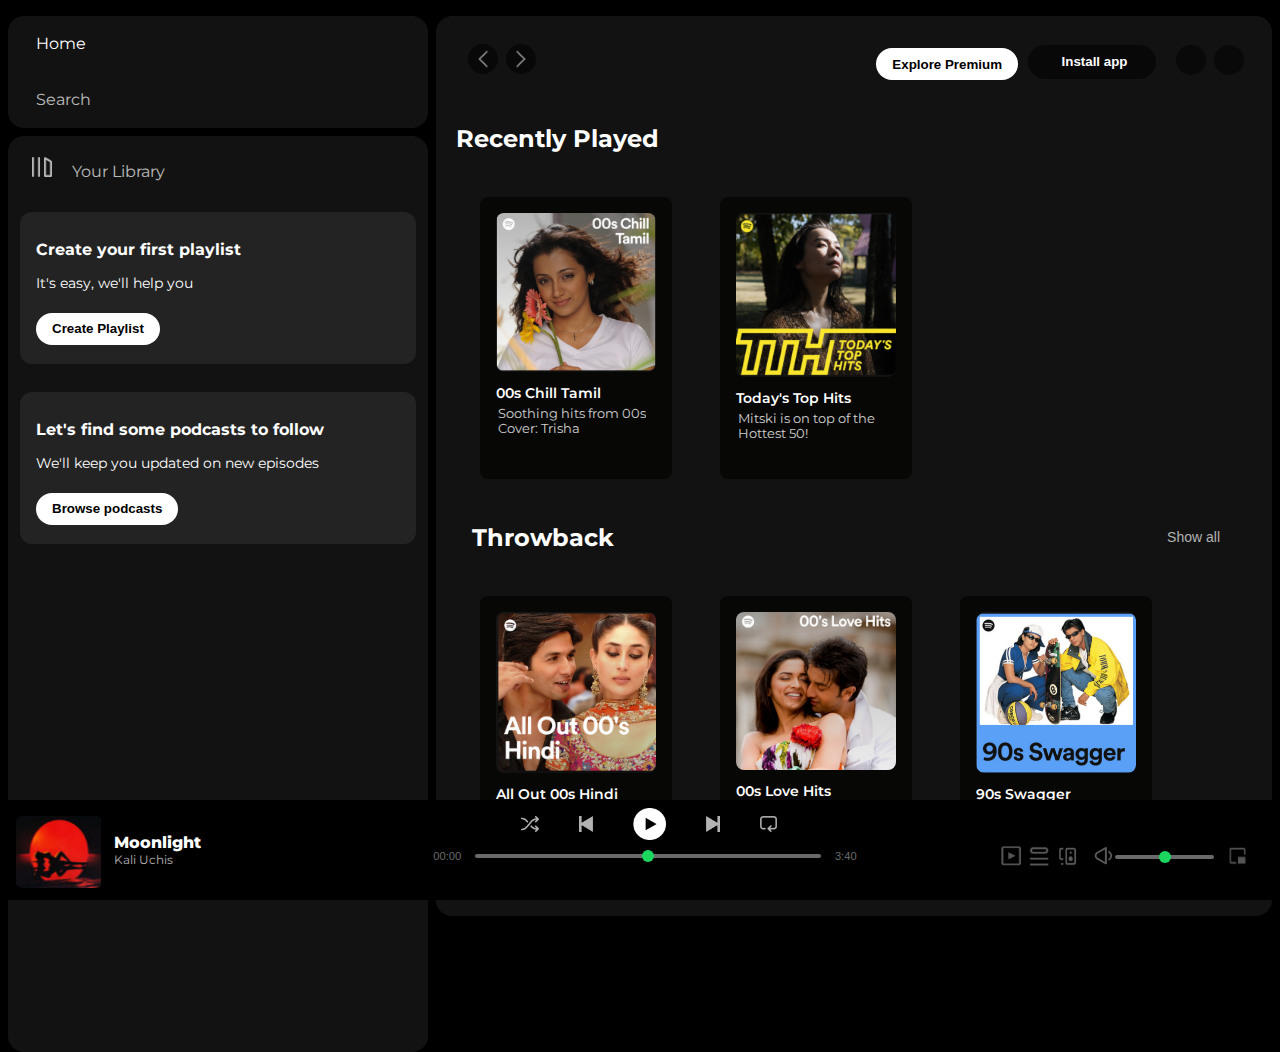
<file: index.html>
<!DOCTYPE html>
<html lang="en">
<head>
    <meta charset="UTF-8">
    <meta name="viewport" content="width=device-width, initial-scale=1.0">
    <link rel="stylesheet" href="https://cdnjs.cloudflare.com/ajax/libs/font-awesome/6.4.2/css/all.min.css" integrity="sha512-z3gLpd7yknf1YoNbCzqRKc4qyor8gaKU1qmn+CShxbuBusANI9QpRohGBreCFkKxLhei6S9CQXFEbbKuqLg0DA==" crossorigin="anonymous" referrerpolicy="no-referrer" />
    <link rel="icon" href="assets/logo.png">
    <link rel="stylesheet" href="Style.css">
    <title>Spotify - Web Player: Music for everyone</title>
    <link rel="preconnect" href="https://fonts.googleapis.com">
    <link rel="preconnect" href="https://fonts.gstatic.com" crossorigin>
    <link href="https://fonts.googleapis.com/css2?family=Montserrat:wght@300;400;500;600;700&display=swap" rel="stylesheet">
</head>
<body>
    <div class="main">
        <div class="sidebar">
            <div class="nav">
                <div class="nav-option" style="opacity:1">
                    <i class="fa-solid fa-house"></i>
                    <a href="#">Home</a>
                </div>
                <div class="nav-option">
                    <i class="fa-solid fa-magnifying-glass"></i>
                    <a href="#">Search</a>
                    
                </div>
            </div>
            <div class="library">
                <div class="options">
                    <div class="lib-option nav-option">
                    <img src="assets/library_icon.png"/>
                    <a href="#">Your Library</a>
                    </div>
                    <div class="icons">
                        <i class="fa-solid fa-plus"></i>
                        <i class="fa-solid fa-arrow-right"></i>
                    </div>
                </div>
                <div class="boxes">
                    <div class="box">
                        <p class="box1p1">Create your first playlist</p>
                        <p class="box1p2">It's easy, we'll help you</p>
                        <button class="badge playlist">Create Playlist</button>
                    </div>
                    <div class="box">
                        <p class="box1p1">Let's find some podcasts to follow</p>
                        <p class="box1p2">We'll keep you updated on new episodes</p>
                        <button class="badge podcast">Browse podcasts</button>
                    </div>
                </div>
            </div>
        </div>
        <div class="main-content">
            <div class="sticky-nav">
                <div class="sticky-nav-icons">
                    <img class="navicon" src="assets/backward_icon.png" alt="backward-icon">
                    <img class="navicon hide"src="assets/forward_icon.png" alt="forward-icon">
                </div>
                <div class="sticky-nav-option">
                    <button class="badge navitem premium hide">Explore Premium </button>
                    <button class="badge installapp"><i class="fa-regular fa-circle-down download"></i>Install app</button>
                    <i class="fa-regular fa-bell navicon"></i>
                    <i class="fa-regular fa-user navicon"></i>
                </div>
            </div>

            <h2>Recently Played</h2>
            <div class="containers">
                <div class="card">
                    <img src="assets/card1.png" class="cardimg" alt="card image">
                    <img src="assets/hovercardimg.png" class="hovercardimg" alt="">
                    <p class="cardtitle">00s Chill Tamil</p>
                    <p class="cardinfo">Soothing hits from 00s <br>Cover: Trisha</p>
                </div>
                <div class="card">
                    <img src="assets/card2.png" class="cardimg" alt="card image">
                    <img src="assets/hovercardimg.png" class="hovercardimg" alt="">
                    <p class="cardtitle">Today's Top Hits</p>
                    <p class="cardinfo">Mitski is on top of the Hottest 50!</p>
                </div>
            </div>

            <div class="cardhead">
                <h2>Throwback</h2>
                <span>Show all</span>
            </div>
            <div class="containers">
                <div class="card">
                    <img src="assets/card3.png" class="cardimg" alt="card image">
                    <img src="assets/hovercardimg.png" class="hovercardimg" alt="">
                    <p class="cardtitle">All Out 00s Hindi</p>
                    <p class="cardinfo">Bollywood songs that <br>ruled hearts in the Y2K...</p>
                </div>
                
                <div class="card">
                    <img src="assets/card4.png" class="cardimg" alt="card image">
                    <img src="assets/hovercardimg.png" class="hovercardimg" alt="">
                    <p class="cardtitle">00s Love Hits</p>
                    <p class="cardinfo">Fall in love with 00s <br>Bollywood like never...</p>
                </div>
                
                <div class="card">
                    <img src="assets/card5.png" class="cardimg" alt="card image">
                    <img src="assets/hovercardimg.png" class="hovercardimg" alt="">
                    <p class="cardtitle">90s Swagger</p>
                    <p class="cardinfo">Every thing from cheesy <br>floor filler to big beats...</p>
                </div>
                <div class="card">
                    <img src="assets/card6.png" class="cardimg" alt="card image">
                    <img src="assets/hovercardimg.png" class="hovercardimg" alt="">
                    <p class="cardtitle">All Out 90s Hindi</p>
                    <p class="cardinfo">K..K..K..Kiran to<br>T..T..T..Tuffy, the ...</p>
                </div>
            </div>

            <div class="cardhead">
                <h2>Episodes for you</h2>
                <span>Show all</span>
            </div>
            <div class="containers">
                <div class="card">
                    <img src="assets/card7.png" class="cardimg" alt="card image">
                    <img src="assets/hovercardimg.png" class="hovercardimg" alt="">
                    <p class="cardtitle">On Danger of ...</p>
                    <p class="cardinfo">Dec 5 @ 73min</p>
                </div>
                <div class="card">
                    <img src="assets/card8.png" class="cardimg" alt="card image">
                    <img src="assets/hovercardimg.png" class="hovercardimg" alt="">
                    <p class="cardtitle">Taranath Tantrik | ..</p>
                    <p class="cardinfo">Dec 5 @ 62 min</p>
                </div>
                <div class="card">
                    <img src="assets/card9.png" class="cardimg" alt="card image">
                    <img src="assets/hovercardimg.png" class="hovercardimg" alt="">
                    <p class="cardtitle">Infinight Interns-E..</p>
                    <p class="cardinfo">May 2021 @ 38min</p>
                </div>
                <div class="card">
                    <img src="assets/card10.png" class="cardimg" alt="card image">
                    <img src="assets/hovercardimg.png" class="hovercardimg" alt="">
                    <p class="cardtitle">Should We Break..</p>
                    <p class="cardinfo">Dec 15 @ 33min</p>
                </div>
            </div>
            <div class="cardhead">
                <h2>Today's biggest hits</h2>
                <span>Show all</span>
            </div>
            <div class="containers">
                <div class="card">
                    <img src="assets/card11.png" class="cardimg" alt="card image">
                    <img src="assets/hovercardimg.png" class="hovercardimg" alt="">
                    <p class="cardtitle">Mega Hit Mix</p>
                    <p class="cardinfo">A mega mix of 75 <br>favorites from the last...</p>
                </div>
                <div class="card">
                    <img src="assets/card12.png" class="cardimg" alt="card image">
                    <img src="assets/hovercardimg.png" class="hovercardimg" alt="">
                    <p class="cardtitle">Bollywood Central</p>
                    <p class="cardinfo">Bollywood central, jab<br>baje toh seedha dil ke...</p>
                </div>
                <div class="card">
                    <img src="assets/card13.png" class="cardimg" alt="card image">
                    <img src="assets/hovercardimg.png" class="hovercardimg" alt="">
                    <p class="cardtitle">Trending Now India</p>
                    <p class="cardinfo">Every track you're <br>listening/should be... </p>
                </div>
                <div class="card">
                    <img src="assets/card14.png" class="cardimg" alt="card image">
                    <img src="assets/hovercardimg.png" class="hovercardimg" alt="">
                    <p class="cardtitle">Hip Te Hop</p>
                    <p class="cardinfo">This is how we do it, This <br>is our style. Cover: S...</p>
                </div>
            </div>
            <div class="cardhead">
                <h2>Spotify orginals and exclusive shows</h2>
                <span>Show all</span>
            </div>
            <div class="containers">
                <div class="card">
                    <img src="assets/card15.png" class="cardimg" alt="card image">
                    <img src="assets/hovercardimg.png" class="hovercardimg" alt="">
                    <p class="cardtitle">The Joe Rogan Exp...</p>
                    <p class="cardinfo">Joe Rogan</p>
                </div>
                <div class="card">
                    <img src="assets/card16.png" class="cardimg" alt="card image">
                    <img src="assets/hovercardimg.png" class="hovercardimg" alt="">
                    <p class="cardtitle">Distractible</p>
                    <p class="cardinfo">Distractible</p>
                </div>
                <div class="card">
                    <img src="assets/card17.png" class="cardimg" alt="card image">
                    <img src="assets/hovercardimg.png" class="hovercardimg" alt="">
                    <p class="cardtitle">Call Her Daddy</p>
                    <p class="cardinfo">Alex Cooper</p>
                </div>
                <div class="card">
                    <img src="assets/card18.png" class="cardimg" alt="card image">
                    <img src="assets/hovercardimg.png" class="hovercardimg" alt="">
                    <p class="cardtitle">anything goes with...</p>
                    <p class="cardinfo">emma chamberlain</p>
                </div>
            </div>
            <div class="cardhead">
                <h2>Mood</h2>
                <span>Show all</span>
            </div>
            <div class="containers">
                <div class="card">
                    <img src="assets/card19.png" class="cardimg" alt="card image">
                    <img src="assets/hovercardimg.png" class="hovercardimg" alt="">
                    <p class="cardtitle">lofi beats</p>
                    <p class="cardinfo">chill beats, lofi vibes,<br>new tracks every week...</p>
                </div>
                <div class="card">
                    <img src="assets/card20.png" class="cardimg" alt="card image">
                    <img src="assets/hovercardimg.png" class="hovercardimg" alt="">
                    <p class="cardtitle">Happy Favorites</p>
                    <p class="cardinfo">Put a smile on your face <br>with these happy tunes...</p>
                </div>
                <div class="card">
                    <img src="assets/card21.png" class="cardimg" alt="card image">
                    <img src="assets/hovercardimg.png" class="hovercardimg" alt="">
                    <p class="cardtitle">Deep Focus</p>
                    <p class="cardinfo">Keep calm and focus <br>with ambient and post...</p>
                </div>
                <div class="card">
                    <img src="assets/card22.png" class="cardimg" alt="card image">
                    <img src="assets/hovercardimg.png" class="hovercardimg" alt="">
                    <p class="cardtitle">sad hours</p>
                    <p class="cardinfo">heartbreaks feels good<br>in a place like this C...</p>
                </div>
            </div>
            <div class="cardhead">
                <h2>Featured Charts</h2>
                <span>Show all</span>
            </div>
            <div class="containers">
                <div class="card">
                    <img src="assets/card23.png" class="cardimg" alt="card image">
                    <img src="assets/hovercardimg.png" class="hovercardimg" alt="">
                    <p class="cardtitle">Top 50 - Global</p>
                    <p class="cardinfo">Your weekly updates of the most played...</p>
                </div>
                <div class="card">
                    <img src="assets/card24.png" class="cardimg" alt="card image">
                    <img src="assets/hovercardimg.png" class="hovercardimg" alt="">
                    <p class="cardtitle">Top 50 - India</p>
                    <p class="cardinfo">Your weeklyupdates of the most played...</p>
                </div>
                <div class="card">
                    <img src="assets/card25.png" class="cardimg" alt="card image">
                    <img src="assets/hovercardimg.png" class="hovercardimg" alt="">
                    <p class="cardtitle">Top 50 - Global</p>
                    <p class="cardinfo">Your daily updates of the most played...</p>
                </div>
                <div class="card">
                    <img src="assets/card26.png" class="cardimg" alt="card image">
                    <img src="assets/hovercardimg.png" class="hovercardimg" alt="">
                    <p class="cardtitle">Viral 50 - Global</p>
                    <p class="cardinfo">Your daily updates of the most viral tracks...</p>
                </div>
            </div>
            <div class="footer">
                <div class="footer-marketing">
                    <div class="footer-marketing-info">
                        <div class="company">
                            <li><b>Company</b></li><br>
                            <li><a href="#">About</a></li><br>
                            <li><a href="#">Jobs</a<></li><br>
                            <li><a href="#">For the record</a></li>
                        </div>
                        <div class="company">
                            <li><b>Communities</b></li><br>
                            <li><a href="#">For artist</a></li><br>
                            <li><a href="#">Developers</a></li><br>
                            <li><a href="#">Advertising</a></li><br>
                            <li><a href="#">Investors</a></li><br>
                            <li><a href="#">Vendors</a></li>
                        </div>
                        <div class="company">
                            <li><b>Useful links</b></li><br>
                            <li><a href="">Support</a></li><br>
                            <li><a href="">Free Mobile App</a></li>
                        </div>
                    </div>
                    <div class="footer-marketing-icons">
                        <i class="fa-brands fa-instagram footericon"></i>
                        <i class="fa-brands fa-twitter footericon"></i>
                        <i class="fa-brands fa-facebook footericon"></i>
                    </div>
                </div>
                <div class="footerinfo">
                    <nav class="footer-nav">
                        <ul type="none">
                            <span><a href="#">Legal</a></span>
                            <span><a href="#">Privacy Centre</a></span>
                            <span><a href="#">Privacy Policy</a></span>
                            <span><a href="#">Cookies</a></span>
                            <span><a href="#">About Ads</a></span>
                            <span><a href="#">Accessibility</a></span>
                        </ul>
                        <p class="footer-copyright footer-nav">&copy 2023 Spotify AB</p>
                    </nav>
                </div>
            </div>


            
        </div>
        <div class="music-player">
            <div class="album">
                <img src="assets/albumimg.png" class="albumimg" alt="">
                <div class="songdetails">
                  <a href="#" class="songname" style="color: #fff; font-weight: 800; font-size: 1rem;">Moonlight</a>
                  <a href="#" class="singername" style="color: #b3b3b3; font-size: 0.75rem;">Kali Uchis</a>
                </div>
                <a href="#"><i class="fa-regular fa-heart fav"></i></a>
            </div>
            <div class="player">
                <div class="playercontrol">
                    <img src="assets/player_icon1.png" class="playercontrol-icon">
                    <img src="assets/player_icon2.png" class="playercontrol-icon">
                    <img src="assets/player_icon3.png" class="playercontrol-icon" style="opacity:1; height: 2rem">
                    <img src="assets/player_icon4.png" class="playercontrol-icon">
                    <img src="assets/player_icon5.png" class="playercontrol-icon">
                </div>
                <div class="playercontrol_bar">
                    <div class="cuu-time">00:00</div>
                    <input type="range" min="0" max="100" class="progress-bar" step="1">
                    <div class="tot-time">3:40</div>
                </div>
            </div>
            <div class="controls">
                <a href="#"><img src="assets/control1.png" class="controlicons"></a>
                <a href="#"><img src="assets/control2.png" class="controlicons"></a>
                <a href="#"><img src="assets/control3.png" class="controlicons"></a>
                <a href="#"><img src="assets/control4.png" class="controlicons volumeimg"></a>
                <input type="range" min="0" max="100" step="1" class="volumerange">
                <a href="#"><img src="assets/control5.png" class="controlicons"></a>
            </div>
        </div>
    </div>
</body>
</html>
</file>
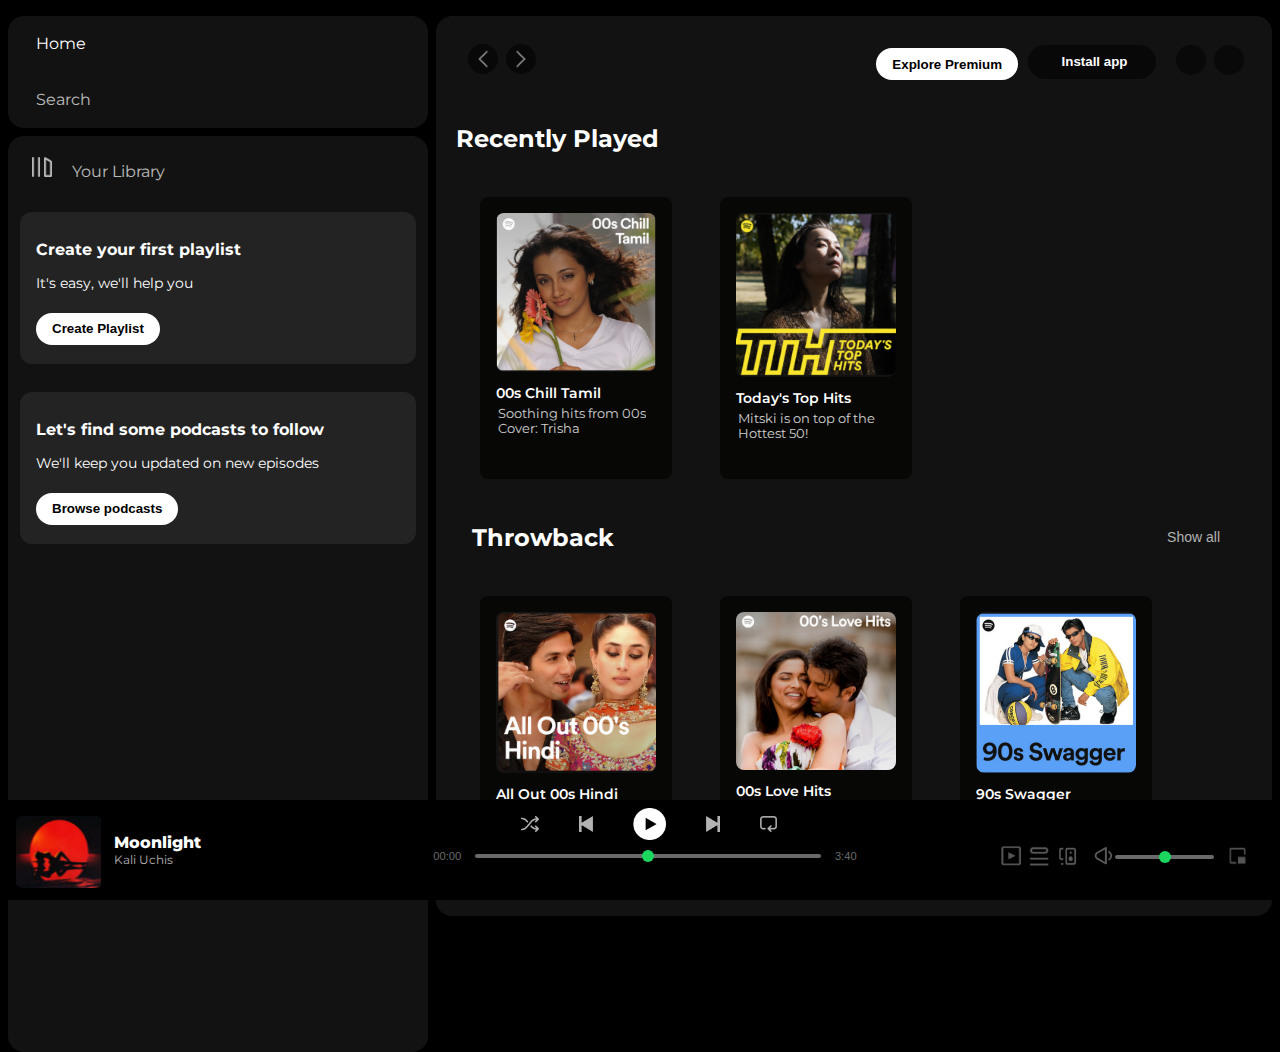
<file: clone.html>
<!DOCTYPE html>
<html lang="en">
<head>
    <meta charset="UTF-8">
    <meta name="viewport" content="width=device-width, initial-scale=1.0">
    <link rel="stylesheet" href="https://cdnjs.cloudflare.com/ajax/libs/font-awesome/6.4.2/css/all.min.css" integrity="sha512-z3gLpd7yknf1YoNbCzqRKc4qyor8gaKU1qmn+CShxbuBusANI9QpRohGBreCFkKxLhei6S9CQXFEbbKuqLg0DA==" crossorigin="anonymous" referrerpolicy="no-referrer" />
    <link rel="icon" href=".assets/logo.png">
    <link rel="stylesheet" href="Style.css">
    <title>Spotify - Web Player: Music for everyone</title>
    <link rel="preconnect" href="https://fonts.googleapis.com">
    <link rel="preconnect" href="https://fonts.gstatic.com" crossorigin>
    <link href="https://fonts.googleapis.com/css2?family=Montserrat:wght@300;400;500;600;700&display=swap" rel="stylesheet">
</head>
<body>
    <div class="main">
        <div class="sidebar">
            <div class="nav">
                <div class="nav-option" style="opacity:1">
                    <i class="fa-solid fa-house"></i>
                    <a href="#">Home</a>
                </div>
                <div class="nav-option">
                    <i class="fa-solid fa-magnifying-glass"></i>
                    <a href="#">Search</a>
                </div>
            </div>
            <div class="library">
                <div class="options">
                    <div class="lib-option nav-option">
                    <img src="assets/library_icon.png"/>
                    <a href="#">Your Library</a>
                    </div>
                    <div class="icons">
                        <i class="fa-solid fa-plus"></i>
                        <i class="fa-solid fa-arrow-right"></i>
                    </div>
                </div>
                <div class="boxes">
                    <div class="box">
                        <p class="box1p1">Create your first playlist</p>
                        <p class="box1p2">It's easy, we'll help you</p>
                        <button class="badge playlist">Create Playlist</button>
                    </div>
                    <div class="box">
                        <p class="box1p1">Let's find some podcasts to follow</p>
                        <p class="box1p2">We'll keep you updated on new episodes</p>
                        <button class="badge podcast">Browse podcasts</button>
                    </div>
                </div>
            </div>
        </div>
        <div class="main-content">
            <div class="sticky-nav">
                <div class="sticky-nav-icons">
                    <img class="navicon" src="assets/backward_icon.png" alt="backward-icon">
                    <img class="navicon hide"src="assets/forward_icon.png" alt="forward-icon">
                </div>
                <div class="sticky-nav-option">
                    <button class="badge navitem premium hide">Explore Premium </button>
                    <button class="badge installapp"><i class="fa-regular fa-circle-down download"></i>Install app</button>
                    <i class="fa-regular fa-bell navicon"></i>
                    <i class="fa-regular fa-user navicon"></i>
                </div>
            </div>

            <h2>Recently Played</h2>
            <div class="containers">
                <div class="card">
                    <img src="assets/card1.png" class="cardimg" alt="card image">
                    <img src="assets/hovercardimg.png" class="hovercardimg" alt="">
                    <p class="cardtitle">00s Chill Tamil</p>
                    <p class="cardinfo">Soothing hits from 00s <br>Cover: Trisha</p>
                </div>
                <div class="card">
                    <img src="assets/card2.png" class="cardimg" alt="card image">
                    <img src="assets/hovercardimg.png" class="hovercardimg" alt="">
                    <p class="cardtitle">Today's Top Hits</p>
                    <p class="cardinfo">Mitski is on top of the Hottest 50!</p>
                </div>
            </div>

            <div class="cardhead">
                <h2>Throwback</h2>
                <span>Show all</span>
            </div>
            <div class="containers">
                <div class="card">
                    <img src="assets/card3.png" class="cardimg" alt="card image">
                    <img src="assets/hovercardimg.png" class="hovercardimg" alt="">
                    <p class="cardtitle">All Out 00s Hindi</p>
                    <p class="cardinfo">Bollywood songs that <br>ruled hearts in the Y2K...</p>
                </div>
                
                <div class="card">
                    <img src="assets/card4.png" class="cardimg" alt="card image">
                    <img src="assets/hovercardimg.png" class="hovercardimg" alt="">
                    <p class="cardtitle">00s Love Hits</p>
                    <p class="cardinfo">Fall in love with 00s <br>Bollywood like never...</p>
                </div>
                
                <div class="card">
                    <img src="assets/card5.png" class="cardimg" alt="card image">
                    <img src="assets/hovercardimg.png" class="hovercardimg" alt="">
                    <p class="cardtitle">90s Swagger</p>
                    <p class="cardinfo">Every thing from cheesy <br>floor filler to big beats...</p>
                </div>
                <div class="card">
                    <img src="assets/card6.png" class="cardimg" alt="card image">
                    <img src="assets/hovercardimg.png" class="hovercardimg" alt="">
                    <p class="cardtitle">All Out 90s Hindi</p>
                    <p class="cardinfo">K..K..K..Kiran to<br>T..T..T..Tuffy, the ...</p>
                </div>
            </div>

            <div class="cardhead">
                <h2>Episodes for you</h2>
                <span>Show all</span>
            </div>
            <div class="containers">
                <div class="card">
                    <img src="assets/card7.png" class="cardimg" alt="card image">
                    <img src="assets/hovercardimg.png" class="hovercardimg" alt="">
                    <p class="cardtitle">On Danger of ...</p>
                    <p class="cardinfo">Dec 5 @ 73min</p>
                </div>
                <div class="card">
                    <img src="assets/card8.png" class="cardimg" alt="card image">
                    <img src="assets/hovercardimg.png" class="hovercardimg" alt="">
                    <p class="cardtitle">Taranath Tantrik | ..</p>
                    <p class="cardinfo">Dec 5 @ 62 min</p>
                </div>
                <div class="card">
                    <img src="assets/card9.png" class="cardimg" alt="card image">
                    <img src="assets/hovercardimg.png" class="hovercardimg" alt="">
                    <p class="cardtitle">Infinight Interns-E..</p>
                    <p class="cardinfo">May 2021 @ 38min</p>
                </div>
                <div class="card">
                    <img src="assets/card10.png" class="cardimg" alt="card image">
                    <img src="assets/hovercardimg.png" class="hovercardimg" alt="">
                    <p class="cardtitle">Should We Break..</p>
                    <p class="cardinfo">Dec 15 @ 33min</p>
                </div>
            </div>
            <div class="cardhead">
                <h2>Today's biggest hits</h2>
                <span>Show all</span>
            </div>
            <div class="containers">
                <div class="card">
                    <img src="assets/card11.png" class="cardimg" alt="card image">
                    <img src="assets/hovercardimg.png" class="hovercardimg" alt="">
                    <p class="cardtitle">Mega Hit Mix</p>
                    <p class="cardinfo">A mega mix of 75 <br>favorites from the last...</p>
                </div>
                <div class="card">
                    <img src="assets/card12.png" class="cardimg" alt="card image">
                    <img src="assets/hovercardimg.png" class="hovercardimg" alt="">
                    <p class="cardtitle">Bollywood Central</p>
                    <p class="cardinfo">Bollywood central, jab<br>baje toh seedha dil ke...</p>
                </div>
                <div class="card">
                    <img src="assets/card13.png" class="cardimg" alt="card image">
                    <img src="assets/hovercardimg.png" class="hovercardimg" alt="">
                    <p class="cardtitle">Trending Now India</p>
                    <p class="cardinfo">Every track you're <br>listening/should be... </p>
                </div>
                <div class="card">
                    <img src="assets/card14.png" class="cardimg" alt="card image">
                    <img src="assets/hovercardimg.png" class="hovercardimg" alt="">
                    <p class="cardtitle">Hip Te Hop</p>
                    <p class="cardinfo">This is how we do it, This <br>is our style. Cover: S...</p>
                </div>
            </div>
            <div class="cardhead">
                <h2>Spotify orginals and exclusive shows</h2>
                <span>Show all</span>
            </div>
            <div class="containers">
                <div class="card">
                    <img src="assets/card15.png" class="cardimg" alt="card image">
                    <img src="assets/hovercardimg.png" class="hovercardimg" alt="">
                    <p class="cardtitle">The Joe Rogan Exp...</p>
                    <p class="cardinfo">Joe Rogan</p>
                </div>
                <div class="card">
                    <img src="assets/card16.png" class="cardimg" alt="card image">
                    <img src="assets/hovercardimg.png" class="hovercardimg" alt="">
                    <p class="cardtitle">Distractible</p>
                    <p class="cardinfo">Distractible</p>
                </div>
                <div class="card">
                    <img src="assets/card17.png" class="cardimg" alt="card image">
                    <img src="assets/hovercardimg.png" class="hovercardimg" alt="">
                    <p class="cardtitle">Call Her Daddy</p>
                    <p class="cardinfo">Alex Cooper</p>
                </div>
                <div class="card">
                    <img src="assets/card18.png" class="cardimg" alt="card image">
                    <img src="assets/hovercardimg.png" class="hovercardimg" alt="">
                    <p class="cardtitle">anything goes with...</p>
                    <p class="cardinfo">emma chamberlain</p>
                </div>
            </div>
            <div class="cardhead">
                <h2>Mood</h2>
                <span>Show all</span>
            </div>
            <div class="containers">
                <div class="card">
                    <img src="assets/card19.png" class="cardimg" alt="card image">
                    <img src="assets/hovercardimg.png" class="hovercardimg" alt="">
                    <p class="cardtitle">lofi beats</p>
                    <p class="cardinfo">chill beats, lofi vibes,<br>new tracks every week...</p>
                </div>
                <div class="card">
                    <img src="assets/card20.png" class="cardimg" alt="card image">
                    <img src="assets/hovercardimg.png" class="hovercardimg" alt="">
                    <p class="cardtitle">Happy Favorites</p>
                    <p class="cardinfo">Put a smile on your face <br>with these happy tunes...</p>
                </div>
                <div class="card">
                    <img src="assets/card21.png" class="cardimg" alt="card image">
                    <img src="assets/hovercardimg.png" class="hovercardimg" alt="">
                    <p class="cardtitle">Deep Focus</p>
                    <p class="cardinfo">Keep calm and focus <br>with ambient and post...</p>
                </div>
                <div class="card">
                    <img src="assets/card22.png" class="cardimg" alt="card image">
                    <img src="assets/hovercardimg.png" class="hovercardimg" alt="">
                    <p class="cardtitle">sad hours</p>
                    <p class="cardinfo">heartbreaks feels good<br>in a place like this C...</p>
                </div>
            </div>
            <div class="cardhead">
                <h2>Featured Charts</h2>
                <span>Show all</span>
            </div>
            <div class="containers">
                <div class="card">
                    <img src="assets/card23.png" class="cardimg" alt="card image">
                    <img src="assets/hovercardimg.png" class="hovercardimg" alt="">
                    <p class="cardtitle">Top 50 - Global</p>
                    <p class="cardinfo">Your weekly updates of the most played...</p>
                </div>
                <div class="card">
                    <img src="assets/card24.png" class="cardimg" alt="card image">
                    <img src="assets/hovercardimg.png" class="hovercardimg" alt="">
                    <p class="cardtitle">Top 50 - India</p>
                    <p class="cardinfo">Your weeklyupdates of the most played...</p>
                </div>
                <div class="card">
                    <img src="assets/card25.png" class="cardimg" alt="card image">
                    <img src="assets/hovercardimg.png" class="hovercardimg" alt="">
                    <p class="cardtitle">Top 50 - Global</p>
                    <p class="cardinfo">Your daily updates of the most played...</p>
                </div>
                <div class="card">
                    <img src="assets/card26.png" class="cardimg" alt="card image">
                    <img src="assets/hovercardimg.png" class="hovercardimg" alt="">
                    <p class="cardtitle">Viral 50 - Global</p>
                    <p class="cardinfo">Your daily updates of the most viral tracks...</p>
                </div>
            </div>
            <div class="footer">
                <div class="footer-marketing">
                    <div class="footer-marketing-info">
                        <div class="company">
                            <li><b>Company</b></li><br>
                            <li><a href="#">About</a></li><br>
                            <li><a href="#">Jobs</a<></li><br>
                            <li><a href="#">For the record</a></li>
                        </div>
                        <div class="company">
                            <li><b>Communities</b></li><br>
                            <li><a href="#">For artist</a></li><br>
                            <li><a href="#">Developers</a></li><br>
                            <li><a href="#">Advertising</a></li><br>
                            <li><a href="#">Investors</a></li><br>
                            <li><a href="#">Vendors</a></li>
                        </div>
                        <div class="company">
                            <li><b>Useful links</b></li><br>
                            <li><a href="">Support</a></li><br>
                            <li><a href="">Free Mobile App</a></li>
                        </div>
                    </div>
                    <div class="footer-marketing-icons">
                        <i class="fa-brands fa-instagram footericon"></i>
                        <i class="fa-brands fa-twitter footericon"></i>
                        <i class="fa-brands fa-facebook footericon"></i>
                    </div>
                </div>
                <div class="footerinfo">
                    <nav class="footer-nav">
                        <ul type="none">
                            <span><a href="#">Legal</a></span>
                            <span><a href="#">Privacy Centre</a></span>
                            <span><a href="#">Privacy Policy</a></span>
                            <span><a href="#">Cookies</a></span>
                            <span><a href="#">About Ads</a></span>
                            <span><a href="#">Accessibility</a></span>
                        </ul>
                        <p class="footer-copyright footer-nav">&copy 2023 Spotify AB</p>
                    </nav>
                </div>
            </div>


            
        </div>
        <div class="music-player">
            <div class="album">
                <img src="assets/albumimg.png" class="albumimg" alt="">
                <div class="songdetails">
                  <a href="#" class="songname" style="color: #fff; font-weight: 800; font-size: 1rem;">Moonlight</a>
                  <a href="#" class="singername" style="color: #b3b3b3; font-size: 0.75rem;">Kali Uchis</a>
                </div>
                <a href="#"><i class="fa-regular fa-heart fav"></i></a>
            </div>
            <div class="player">
                <div class="playercontrol">
                    <img src="assets/player_icon1.png" class="playercontrol-icon">
                    <img src="assets/player_icon2.png" class="playercontrol-icon">
                    <img src="assets/player_icon3.png" class="playercontrol-icon" style="opacity:1; height: 2rem">
                    <img src="assets/player_icon4.png" class="playercontrol-icon">
                    <img src="assets/player_icon5.png" class="playercontrol-icon">
                </div>
                <div class="playercontrol_bar">
                    <div class="cuu-time">00:00</div>
                    <input type="range" min="0" max="100" class="progress-bar" step="1">
                    <div class="tot-time">3:40</div>
                </div>
            </div>
            <div class="controls">
                <a href="#"><img src="assets/control1.png" class="controlicons"></a>
                <a href="#"><img src="assets/control2.png" class="controlicons"></a>
                <a href="#"><img src="assets/control3.png" class="controlicons"></a>
                <a href="#"><img src="assets/control4.png" class="controlicons volumeimg"></a>
                <input type="range" min="0" max="100" step="1" class="volumerange">
                <a href="#"><img src="assets/control5.png" class="controlicons"></a>
            </div>
        </div>
    </div>
</body>
</html>
</file>
<file: Style.css>
body{
    font-family: 'Montserrat', sans-serif;
    margin: 0;
    padding-top: 0.5rem;
    background-color: black;
    color: white;
    overflow: hidden;
}
.main{
    display: flex;
    height: 100vh;
    padding:0.5rem;
}                                                                                     
.sidebar{
    background-color: #000;
    width: 420px;
    margin-right: 0.5rem;
    border-radius: 1rem;
}
.main-content{
    background-color: #121212;
    flex: 1;
    border-radius:1rem;
    overflow: auto;
    padding: 0 1.25rem 0 1.25rem;
}
.music-player{
    background-color: black;
    position: fixed;
    bottom: 0;
    width:100%;
    height: 100px;
}
a{
    text-decoration: none;
    color: white;
}
.nav{
    background-color: #121212;
    border-radius: 1rem;
    display: flex;
    flex-direction: column;
    justify-content: center;
    padding: 0.5rem 0.75 rem;
}
.nav-option{
    line-height: 2.5rem;
    opacity: 0.7; 
    padding:0.5rem 0.75rem;
}
.nav-option:hover{
    opacity:1; 
}
.nav-option i{
    font-size: 1.25 rem;
}
.nav-option a{
    font-size: 1 rem;
    margin-left: 1rem;
}
.library{
    border-radius: 1rem;
    background-color: #121212;
    height: 100%;
    margin-top: 0.5rem;
    padding: 0.5rem 0.75rem;

}
.options{
    display: flex;
    justify-content: space-between;
    align-items: center;
}
.lib-option img{
    height:1.25rem;
    width: 1.25rem;
}
.icons{
    font-size: 1.25rem;
    display: flex;
}
.icons i{
    opacity: 0.7;
    margin-right: 1rem;
}
.icons i:hover{
    opacity: 1;
}

.box{
    background-color:#232323;
    height: 8rem;
    border-radius: 0.75rem;
    margin: 0.75rem 0 1.75rem 0;
    padding: 0.75rem 1rem;

}
.box1p1{
    font-size: 1rem;
    font-weight: 700;
}
.box1p2{
    font-size: 0.85rem;
    opacity: 0.9rem;
}
.badge{
    background-color: #fff;
    border: none;
    padding: 0.25rem 1rem;
    border-radius: 100px;
    font-weight: 700;
    margin-top: 0.5rem;
    height: 2rem;
    width: fit-content;
    cursor: pointer;
}
.playlist:hover{
    background-color: #fff;
    border: none;
    padding: 0.25rem 1rem;
    border-radius: 100px;
    font-weight: 700;
    margin-top: 0.25rem;
    margin-bottom: 1rem;
    height: 2.25rem;
    width: 8rem;
    cursor: pointer;
}
.podcast:hover{
    background-color: #fff;
    border: none;
    padding: 0.25rem 1rem;
    border-radius: 100px;
    font-weight: 700;
    margin-top: 0.25rem;
    height: 2.25rem;
    width: 9.25rem;
    cursor: pointer;
}

.premium:hover{
    background-color: #fff;
    border: none;
    padding: 0.25rem 1rem;
    border-radius: 100px;
    font-weight: 700;
    /* margin-top: 0.25rem; */
    height: 2.25rem;
    width: 9.5rem;
    cursor: pointer;
}

.installapp{
    background-color: #080808;
    color: #fff;
    border: none;
    padding: 0.25rem 1rem;
    border-radius: 100px;
    font-weight: 700;
    margin-top: 0.25rem;
    margin-right: 20px;
    margin-left: 10px;
    height: 2.15rem;
    width: 8rem;
    cursor: pointer;
}
.installapp:hover{
    background-color: #080808;
    color: #fff;
    border: none;
    padding: 0.25rem 1rem;
    border-radius: 100px;
    font-weight: 700;
    height: 2.25rem;
    width: 8.5rem;
    cursor: pointer;

}

.sticky-nav{
    position: sticky;
    top: 0;
    background-color: #121212;
    display: flex;
    justify-content: space-between;
    align-items: center;
    padding: 1rem 0 1rem 0;
    z-index: 10;
}

.sticky-nav-icons{
    height: 2rem;
    width: 2rem;
    display: flex;
    margin: 0.75rem;
    justify-content: space-between;
}

.navicon{
    height: 1.25rem;
    width: 1.25rem;
    align-items: center;
    background-color: #000000;
    border-radius: 100px;
    padding: 5px;
    margin-right: 0.5rem;
    justify-content: center;
    display: flex;
    opacity: 0.5;
}
.navicon:hover{
    height: 1.25rem;
    width: 1.25rem;
    align-items: center;
    background-color: #000000;
    border-radius: 100px;
    padding: 5px;
    margin-right: 0.5rem;
    justify-content: center;
    display: flex;
    opacity: 1;
    cursor: pointer;
}


.sticky-nav-option{
    display: flex;
    align-items: center;
    justify-content: center;
}


.download{
    margin-right: 5px;
}

@media (max-width: 1000px){
    .hide{
        display: none;
    }
}

.card{
    background-color: #070706;
    width: 160px;
    height: 250px;
    border-radius: 0.5rem;
    padding: 1rem;
    margin: 1.5rem;
    cursor: pointer;
}
.card:hover{
    background-color: #303030;
    transition-duration: 450ms;
    .hovercardimg{
        opacity: 1;
        transition-duration: 600ms;
    }
}
.containers{
    display: flex;
    flex-wrap: wrap;
    overflow: hidden;
}
.cardimg{
    width: 100%;
    border-radius: 0.5rem;
}

.cardtitle{
    font-weight: 600;
    margin-bottom: 0.25rem;
    margin-top: 1rem;
    font-size: 0.9rem;
}

.cardinfo{
    font-size: 0.8rem;
    opacity: 0.8;
    margin: 2px;
}

.cardhead{
    display: flex;
    justify-content: space-between;
    margin-right: 1rem; 
    padding: 0 1rem 0 1rem;
    align-items: center;
    cursor: pointer;
}
.cardhead>span{
    color: #b3b3b3;
    font-size: 14px;
    font-family: var(--font-family,CircularSp,CircularSp-Arab,CircularSp-Hebr,CircularSp-Cyrl,CircularSp-Grek,CircularSp-Deva,var(--fallback-fonts,sans-serif));
}
.cardhead>span:hover{
    color: #b3b3b3;
    font-size: 14px;
    text-decoration: underline;
    cursor: pointer;
    font-family: var(--font-family,CircularSp,CircularSp-Arab,CircularSp-Hebr,CircularSp-Cyrl,CircularSp-Grek,CircularSp-Deva,var(--fallback-fonts,sans-serif));
}
.cardhead>h2{
    color:#fff;
    font-size: 1.5rem;
}
.cardhead>h2:hover{
    color:#fff;
    font-size: 1.5rem;
    text-decoration: underline;
}

.hovercardimg{
    height: 3.5rem;
    width: 3.5rem;
    justify-content: center;
    align-items: center;
    display:flex;
    margin-top: -4rem;
    position: relative;
    margin-left: 60%;
    opacity: 0;
}


.footer{
    height: 500px;
    width: 100%;
}
.footer-marketing{
    display: flex;
    align-items: top;
    border-bottom: 1px solid #7a7a7a;
    justify-content: space-between;
}
.footer-marketing-info{
    display: flex;
    align-items: center;
    list-style: none;
    margin-top: 2rem;
    padding: 1rem 0 1rem 0;
    justify-content: space-between;
}
.company{
    height: 200px;
    width: 200px;
    margin: 0px 24px 32px 0px;
    justify-content: space-evenly;
    font-family: var(--font-family,CircularSp,CircularSp-Arab,CircularSp-Hebr,CircularSp-Cyrl,CircularSp-Grek,CircularSp-Deva,var(--fallback-fonts,sans-serif));
}

.company>li>a{
    color: #b3b3b3;
    font-size: 14px;
}
.company>li>a:hover{
    text-decoration: underline;
}
.footer-marketing-icons{
    display: flex;
    align-items: top;
    list-style: none;
    margin-top: 2rem;
    padding: 1rem 0 1rem 0;
    justify-content: center;
}
.footericon{
    height: 2rem;
    width: 2rem;
    border-radius: 100%;
    padding: 5px;
    display: flex;
    margin: 0 0.5rem 0 0.5rem;
    background-color: #292929;
    align-items: center;
    justify-content: center;
}
.footericon:hover{
    height: 2rem;
    width: 2rem;
    border-radius: 100%;
    padding: 5px;
    display: flex;
    margin: 0 0.5rem 0 0.5rem;
    background-color: #4f4f4f;
    align-items: center;
    justify-content: center;
    cursor: pointer;
}

.footer-info{
    height:45px;
    width: 900px;
    margin:0%;
    display: flex;
    justify-content: space-between;
}
.footer-nav{
    display: flex;
    justify-content: space-between;
    color: #515151;

}

.footer-nav>ul>span{
    display: inline;
    height: 30px;
    width: 510px;
    padding: 5px;
    font-size: 15px;
    justify-content: space-between;

}
.footer-nav>ul>span>a{
    color: #515151;
}
.footer-nav>ul>span>a:hover{
    color: #515151;
    text-decoration: underline;
}


.footer-nav>p{
    margin-right: 2.5rem;
    margin-top: 1rem;
    font-size: 16px;
    color: #515151;
    font-weight: 800;
}

.music-player{
    display: flex;

}
.album{
    width: 30%;
    padding: 0.5rem;
    display: flex;
    flex-direction: row;
    align-items: center;
    justify-content:left;
}
.album>img{
    padding: 0.5rem 0.25rem 0.25rem 0;
    height: 85%;
    width: 85px;
    margin-right: 0.25rem;
    border:none;
    border-radius: 10%;
}
.album>img:hover{
    cursor: pointer;
}
.songdetails{
     width: 150px;
     height: 50px;
     padding: 5px;
     display:inline-flex;
     align-items: left;
     justify-content: center;
     flex-direction:column;
}
.songdetails>a:hover{
    text-decoration: underline;
}
.fav{
    opacity: 0.5;
}
.fav:hover{
    opacity: 1;
}

.player{
    width: 40%;
    display: flex;
    flex-direction: column;
}
.playercontrol-icon{
    height: 1rem;
    justify-content: space-between;
    padding: 0 1rem 0 0;
    margin-left: 1.5rem; 
    opacity: 0.7;    
}

.playercontrol-icon:hover{
    opacity:1;
    cursor: pointer;
}


.playercontrol{
    height: 2rem;
    width: 100%;
    padding: 5px;
    padding-top: 8px;
    display:flex;
    align-items: center;
    justify-content: center;
}

.playercontrol_bar{
    width: 100%;
    display: flex;
    margin: 5px;
    padding-right: 15px;
    justify-content: center;
}

.cuu-time,.tot-time{
    font-family: var(--font-family,CircularSp,CircularSp-Arab,CircularSp-Hebr,CircularSp-Cyrl,CircularSp-Grek,CircularSp-Deva,var(--fallback-fonts,sans-serif));
    font-size: 0.7rem;
    font-weight: 400;
    color: #6a6a6a

}

.progress-bar{
    width: 75%;
    appearance: none;
    background-color: transparent;
    cursor: pointer;
}
.progress-bar::-webkit-slider-runnable-track{
    background-color: #6a6a6a;
    border-radius: 100px;
    height: 0.20rem;
    margin-left: 0.75rem;
    margin-right: 0.75rem;
}
.progress-bar::-webkit-slider-thumb{
    appearance: none;
    height: 0.75rem;
    width: 0.75rem;
    border-radius: 50%;
    background-color: #1bd760;
    margin-top: -4px;
}

.controls{
    width: 30%;
    display: flex;
    padding-right: 2rem;
    padding-top: 1rem;
    justify-content: right;
    align-items: center;

}
.controlicons{
    opacity: 0.5;
    height: 1.25rem;
    width: 1.25rem;
    margin-right: 0.5rem;
}
.controlicons:hover{
    opacity: 1;
}

.volumeimg{
    margin: 0px 0px 0px 8px;
}

.volumerange{
    appearance: none;
    background-color: transparent;
    cursor: pointer;
    width: 30%;
    padding-bottom: 2px;
}
.volumerange::-webkit-slider-runnable-track{
    background-color: #6a6a6a;
    height: 0.20rem;
    border-radius: 100px;
    margin-right: 0.75rem;
}
.volumerange::-webkit-slider-thumb{
    appearance: none;
    border-radius: 50%;
    height: 0.75rem;
    width: 0.75rem;
    margin-top: -4px;
    background-color: #1bd760;
}
</file>
